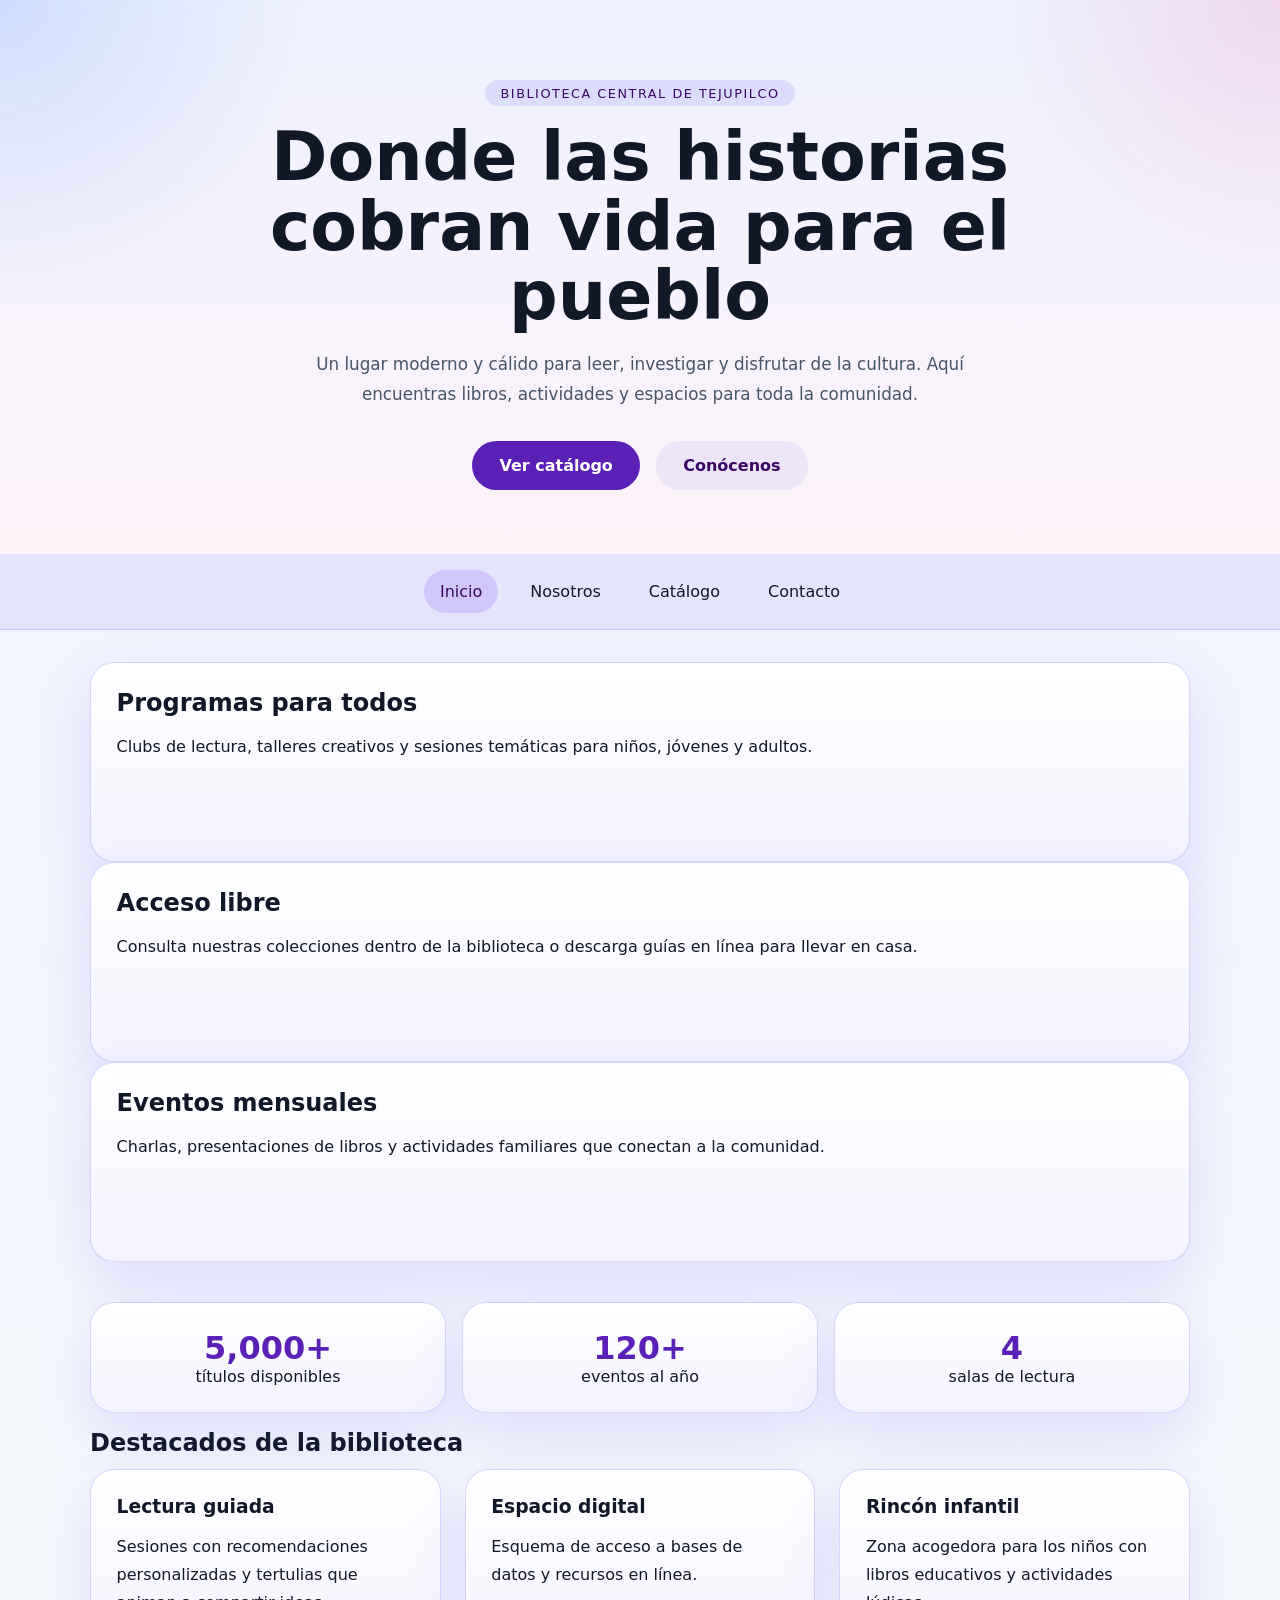
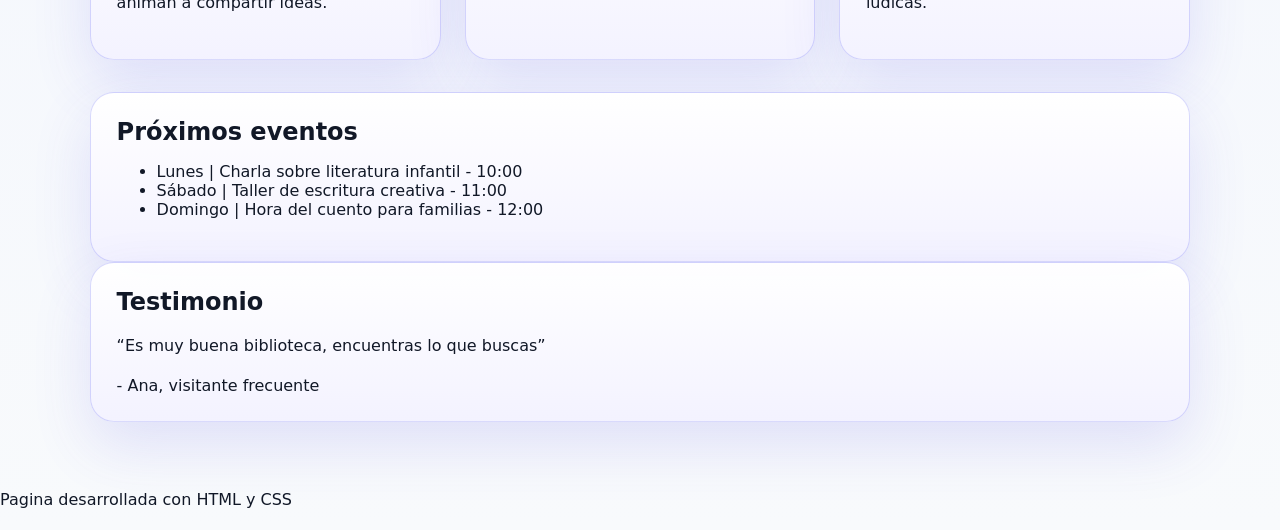
<file: index.html>
<!DOCTYPE html>
<html lang="es">
<head>
  <meta charset="UTF-8">
  <meta name="viewport" content="width=device-width, initial-scale=1.0">
  <title>Biblioteca Central</title>
  <link rel="stylesheet" href="styles.css">
</head>
<body>
  <header class="hero">
    <div class="hero-content">
      <span class="eyebrow">Biblioteca Central de Tejupilco</span>
      <h1>Donde las historias cobran vida para el pueblo</h1>
      <p>Un lugar moderno y cálido para leer, investigar y disfrutar de la cultura. Aquí encuentras libros, actividades y espacios para toda la comunidad.</p>
      <div class="hero-actions">
        <a href="catalog.html" class="btn">Ver catálogo</a>
        <a href="about.html" class="btn btn-secondary">Conócenos</a>
      </div>
    </div>
  </header>

  <nav class="main-nav">
    <a href="index.html" class="active">Inicio</a>
    <a href="about.html">Nosotros</a>
    <a href="catalog.html">Catálogo</a>
    <a href="contact.html">Contacto</a>
  </nav>

  <main class="container">
    <section class="intro-grid">
      <article class="hero-card card fade-in delay-1">
        <h2>Programas para todos</h2>
        <p>Clubs de lectura, talleres creativos y sesiones temáticas para niños, jóvenes y adultos.</p>
      </article>
      <article class="hero-card card fade-in delay-2">
        <h2>Acceso libre</h2>
        <p>Consulta nuestras colecciones dentro de la biblioteca o descarga guías en línea para llevar en casa.</p>
      </article>
      <article class="hero-card card fade-in delay-3">
        <h2>Eventos mensuales</h2>
        <p>Charlas, presentaciones de libros y actividades familiares que conectan a la comunidad.</p>
      </article>
    </section>

    <section class="stats">
      <article class="stat card slide-up">
        <strong>5,000+</strong>
        <span>títulos disponibles</span>
      </article>
      <article class="stat card slide-up delay-1">
        <strong>120+</strong>
        <span>eventos al año</span>
      </article>
      <article class="stat card slide-up delay-2">
        <strong>4</strong>
        <span>salas de lectura</span>
      </article>
    </section>

    <section>
      <h2>Destacados de la biblioteca</h2>
      <div class="grid">
        <article class="card fade-in delay-1">
          <h3>Lectura guiada</h3>
          <p>Sesiones con recomendaciones personalizadas y tertulias que animan a compartir ideas.</p>
        </article>
        <article class="card fade-in delay-2">
          <h3>Espacio digital</h3>
          <p>Esquema de acceso a bases de datos y recursos en línea.</p>
        </article>
        <article class="card fade-in delay-3">
          <h3>Rincón infantil</h3>
          <p>Zona acogedora para los niños con libros educativos y actividades lúdicas.</p>
        </article>
      </div>
    </section>

    <section class="events card slide-up delay-3">
      <h2>Próximos eventos</h2>
      <ul>
        <li>Lunes | Charla sobre literatura infantil - 10:00</li>
        <li>Sábado | Taller de escritura creativa - 11:00</li>
        <li>Domingo | Hora del cuento para familias - 12:00</li>
      </ul>
    </section>

    <section class="testimonial card fade-in delay-4">
      <h2>Testimonio</h2>
      <p>“Es muy buena biblioteca, encuentras lo que buscas”</p>
      <span>- Ana, visitante frecuente</span>
    </section>
  </main>

  <footer class="footer">
    <p>Pagina desarrollada con HTML y CSS</p>
  </footer>
</body>
</html>
</file>
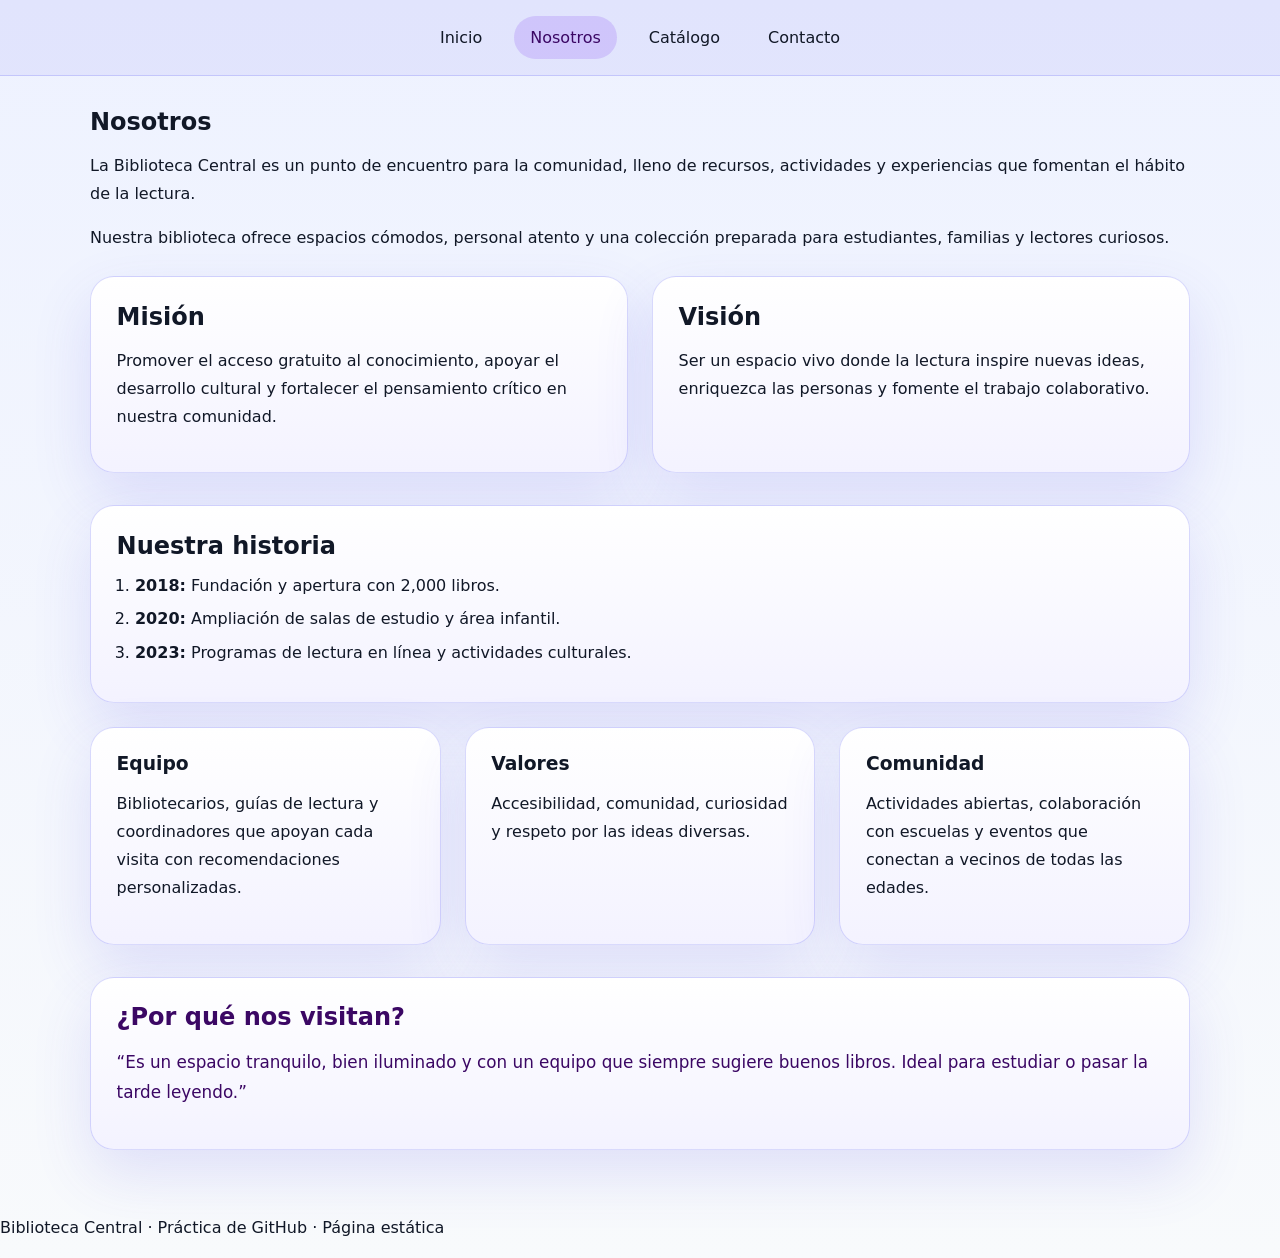
<file: about.html>
<!DOCTYPE html>
<html lang="es">
<head>
  <meta charset="UTF-8">
  <meta name="viewport" content="width=device-width, initial-scale=1.0">
  <title>Nosotros - Biblioteca Central</title>
  <link rel="stylesheet" href="styles.css">
</head>
<body>
  <nav class="main-nav">
    <a href="index.html">Inicio</a>
    <a href="about.html" class="active">Nosotros</a>
    <a href="catalog.html">Catálogo</a>
    <a href="contact.html">Contacto</a>
  </nav>

  <main class="container">
    <section>
      <h1>Nosotros</h1>
      <p>La Biblioteca Central es un punto de encuentro para la comunidad, lleno de recursos, actividades y experiencias que fomentan el hábito de la lectura.</p>
      <p>Nuestra biblioteca ofrece espacios cómodos, personal atento y una colección preparada para estudiantes, familias y lectores curiosos.</p>
    </section>

    <section class="split section-gap">
      <div class="card fade-in">
        <h2>Misión</h2>
        <p>Promover el acceso gratuito al conocimiento, apoyar el desarrollo cultural y fortalecer el pensamiento crítico en nuestra comunidad.</p>
      </div>
      <div class="card fade-in delay-1">
        <h2>Visión</h2>
        <p>Ser un espacio vivo donde la lectura inspire nuevas ideas, enriquezca las personas y fomente el trabajo colaborativo.</p>
      </div>
    </section>

    <section class="timeline card slide-up delay-2">
      <h2>Nuestra historia</h2>
      <ol>
        <li><strong>2018:</strong> Fundación y apertura con 2,000 libros.</li>
        <li><strong>2020:</strong> Ampliación de salas de estudio y área infantil.</li>
        <li><strong>2023:</strong> Programas de lectura en línea y actividades culturales.</li>
      </ol>
    </section>

    <section class="team-grid">
      <article class="card fade-in delay-3">
        <h3>Equipo</h3>
        <p>Bibliotecarios, guías de lectura y coordinadores que apoyan cada visita con recomendaciones personalizadas.</p>
      </article>
      <article class="card fade-in delay-4">
        <h3>Valores</h3>
        <p>Accesibilidad, comunidad, curiosidad y respeto por las ideas diversas.</p>
      </article>
      <article class="card fade-in delay-5">
        <h3>Comunidad</h3>
        <p>Actividades abiertas, colaboración con escuelas y eventos que conectan a vecinos de todas las edades.</p>
      </article>
    </section>

    <section class="quote card slide-up delay-3">
      <h2>¿Por qué nos visitan?</h2>
      <p>“Es un espacio tranquilo, bien iluminado y con un equipo que siempre sugiere buenos libros. Ideal para estudiar o pasar la tarde leyendo.”</p>
    </section>
  </main>

  <footer class="footer">
    <p>Biblioteca Central · Práctica de GitHub · Página estática</p>
  </footer>
</body>
</html>
</file>
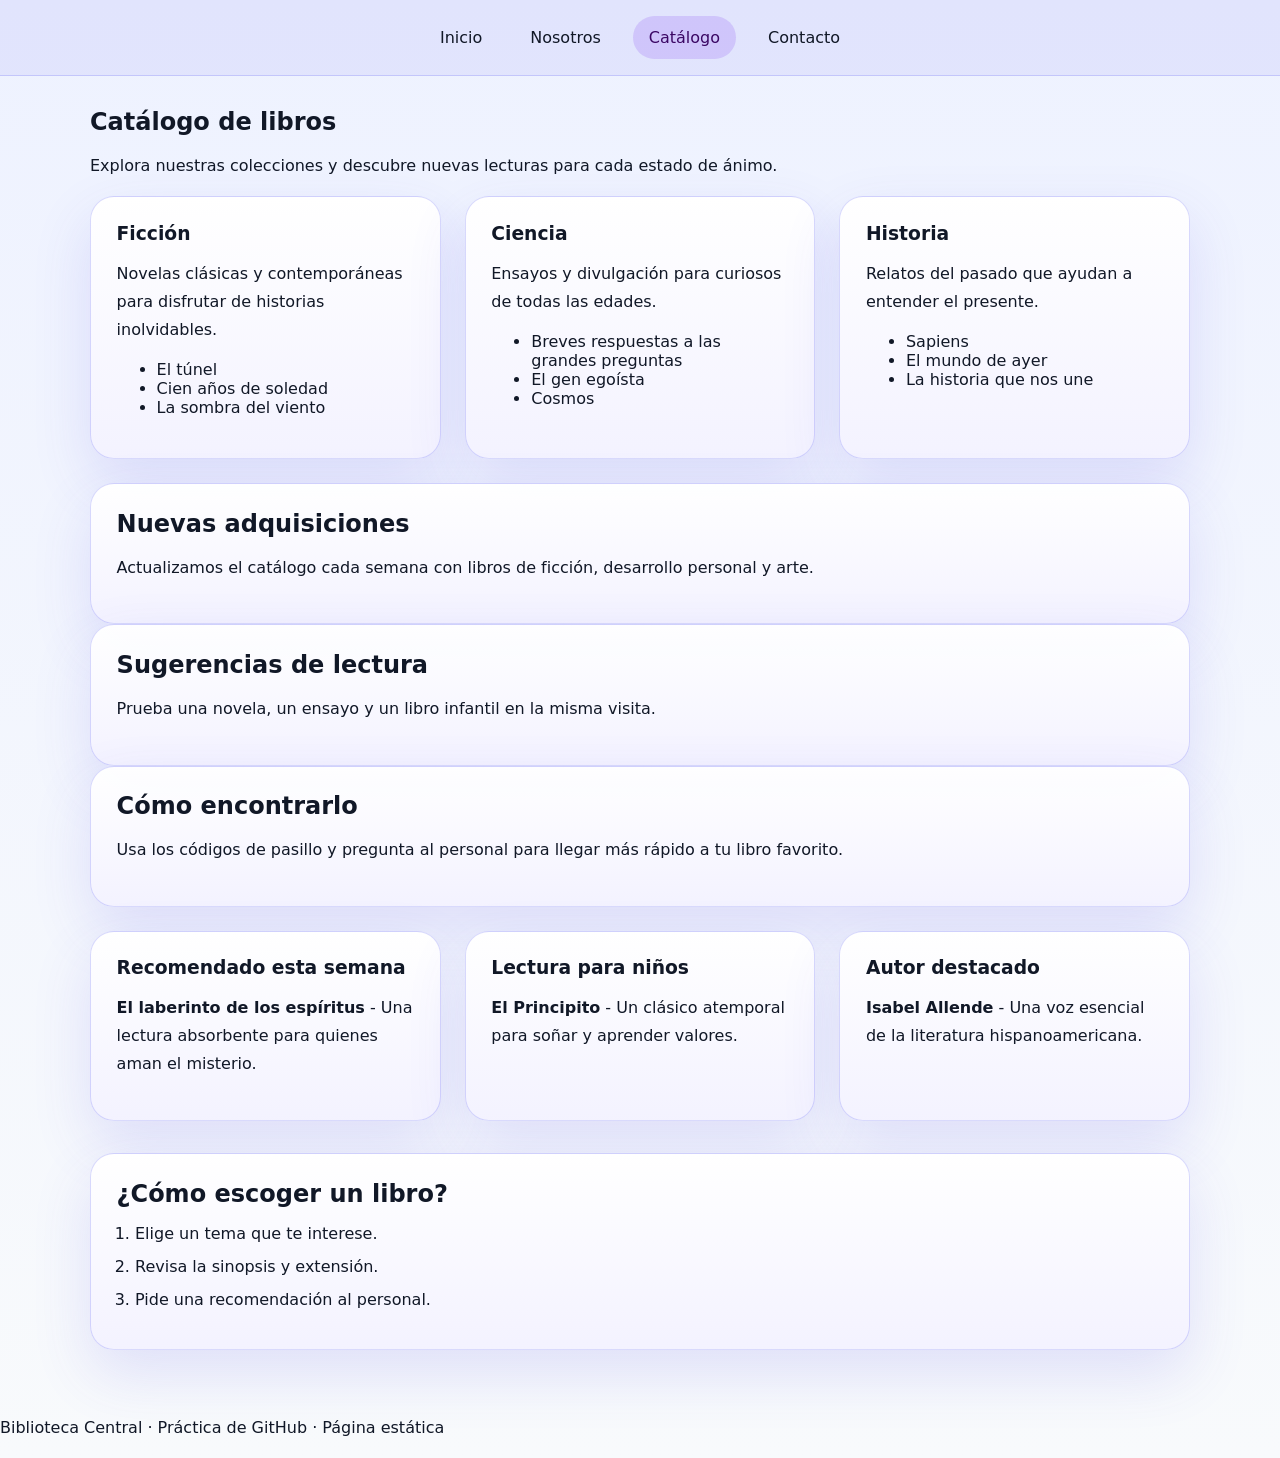
<file: catalog.html>
<!DOCTYPE html>
<html lang="es">
<head>
  <meta charset="UTF-8">
  <meta name="viewport" content="width=device-width, initial-scale=1.0">
  <title>Catálogo - Biblioteca Central</title>
  <link rel="stylesheet" href="styles.css">
</head>
<body>
  <nav class="main-nav">
    <a href="index.html">Inicio</a>
    <a href="about.html">Nosotros</a>
    <a href="catalog.html" class="active">Catálogo</a>
    <a href="contact.html">Contacto</a>
  </nav>

  <main class="container">
    <section>
      <h1>Catálogo de libros</h1>
      <p>Explora nuestras colecciones y descubre nuevas lecturas para cada estado de ánimo.</p>
    </section>

    <section class="grid fade-in">
      <article class="card">
        <h3>Ficción</h3>
        <p>Novelas clásicas y contemporáneas para disfrutar de historias inolvidables.</p>
        <ul>
          <li>El túnel</li>
          <li>Cien años de soledad</li>
          <li>La sombra del viento</li>
        </ul>
      </article>
      <article class="card">
        <h3>Ciencia</h3>
        <p>Ensayos y divulgación para curiosos de todas las edades.</p>
        <ul>
          <li>Breves respuestas a las grandes preguntas</li>
          <li>El gen egoísta</li>
          <li>Cosmos</li>
        </ul>
      </article>
      <article class="card">
        <h3>Historia</h3>
        <p>Relatos del pasado que ayudan a entender el presente.</p>
        <ul>
          <li>Sapiens</li>
          <li>El mundo de ayer</li>
          <li>La historia que nos une</li>
        </ul>
      </article>
    </section>

    <section class="highlights section-gap">
      <article class="card slide-up delay-1">
        <h2>Nuevas adquisiciones</h2>
        <p>Actualizamos el catálogo cada semana con libros de ficción, desarrollo personal y arte.</p>
      </article>
      <article class="card slide-up delay-2">
        <h2>Sugerencias de lectura</h2>
        <p>Prueba una novela, un ensayo y un libro infantil en la misma visita.</p>
      </article>
      <article class="card slide-up delay-3">
        <h2>Cómo encontrarlo</h2>
        <p>Usa los códigos de pasillo y pregunta al personal para llegar más rápido a tu libro favorito.</p>
      </article>
    </section>

    <section class="book-grid">
      <article class="card fade-in delay-4">
        <h3>Recomendado esta semana</h3>
        <p><strong>El laberinto de los espíritus</strong> - Una lectura absorbente para quienes aman el misterio.</p>
      </article>
      <article class="card fade-in delay-5">
        <h3>Lectura para niños</h3>
        <p><strong>El Principito</strong> - Un clásico atemporal para soñar y aprender valores.</p>
      </article>
      <article class="card fade-in delay-6">
        <h3>Autor destacado</h3>
        <p><strong>Isabel Allende</strong> - Una voz esencial de la literatura hispanoamericana.</p>
      </article>
    </section>

    <section class="steps card slide-up delay-4">
      <h2>¿Cómo escoger un libro?</h2>
      <ol>
        <li>Elige un tema que te interese.</li>
        <li>Revisa la sinopsis y extensión.</li>
        <li>Pide una recomendación al personal.</li>
      </ol>
    </section>
  </main>

  <footer class="footer">
    <p>Biblioteca Central · Práctica de GitHub · Página estática</p>
  </footer>
</body>
</html>
</file>
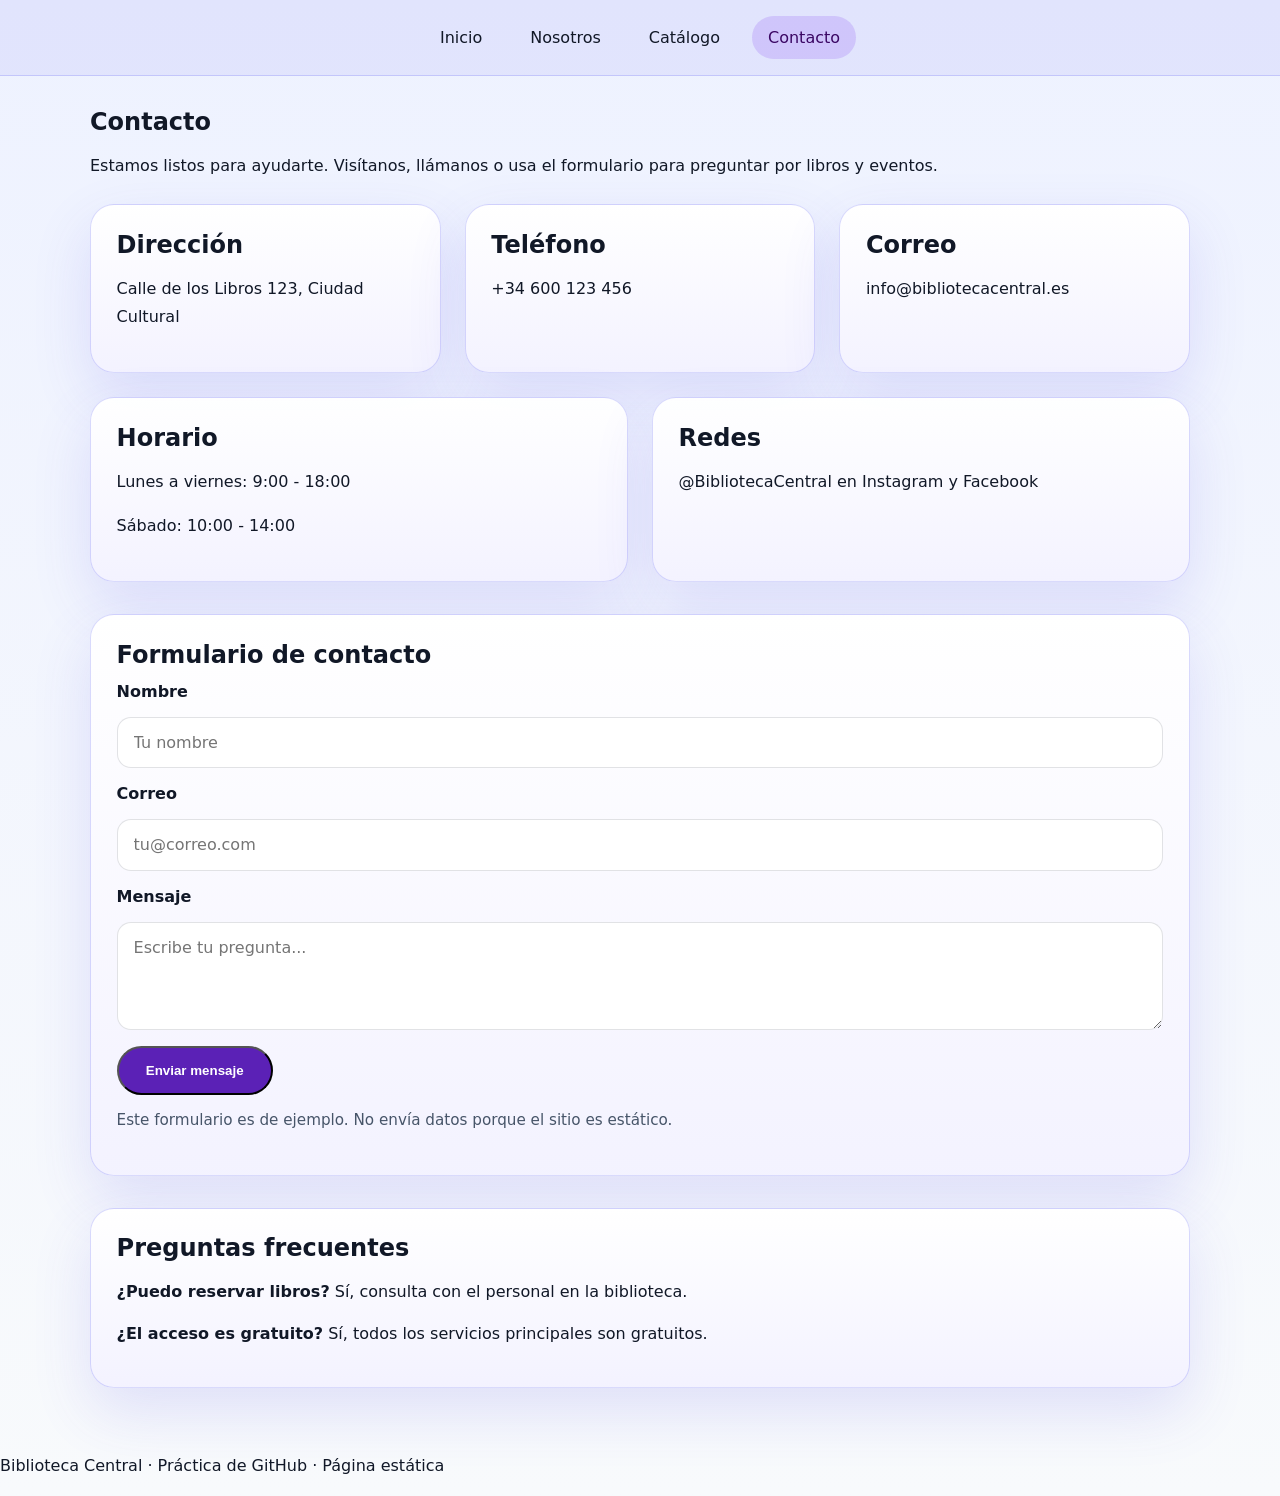
<file: contact.html>
<!DOCTYPE html>
<html lang="es">
<head>
  <meta charset="UTF-8">
  <meta name="viewport" content="width=device-width, initial-scale=1.0">
  <title>Contacto - Biblioteca Central</title>
  <link rel="stylesheet" href="styles.css">
</head>
<body>
  <nav class="main-nav">
    <a href="index.html">Inicio</a>
    <a href="about.html">Nosotros</a>
    <a href="catalog.html">Catálogo</a>
    <a href="contact.html" class="active">Contacto</a>
  </nav>

  <main class="container">
    <section>
      <h1>Contacto</h1>
      <p>Estamos listos para ayudarte. Visítanos, llámanos o usa el formulario para preguntar por libros y eventos.</p>
    </section>

    <section class="split section-gap">
      <div class="card fade-in">
        <h2>Dirección</h2>
        <p>Calle de los Libros 123, Ciudad Cultural</p>
      </div>
      <div class="card fade-in delay-1">
        <h2>Teléfono</h2>
        <p>+34 600 123 456</p>
      </div>
      <div class="card fade-in delay-2">
        <h2>Correo</h2>
        <p>info@bibliotecacentral.es</p>
      </div>
    </section>

    <section class="contact-grid slide-up delay-3">
      <article class="card">
        <h2>Horario</h2>
        <p>Lunes a viernes: 9:00 - 18:00</p>
        <p>Sábado: 10:00 - 14:00</p>
      </article>
      <article class="card">
        <h2>Redes</h2>
        <p>@BibliotecaCentral en Instagram y Facebook</p>
      </article>
    </section>

    <section class="form-card card fade-in delay-4">
      <h2>Formulario de contacto</h2>
      <form>
        <label>Nombre</label>
        <input type="text" placeholder="Tu nombre">
        <label>Correo</label>
        <input type="email" placeholder="tu@correo.com">
        <label>Mensaje</label>
        <textarea rows="4" placeholder="Escribe tu pregunta..."></textarea>
        <button type="button" class="btn">Enviar mensaje</button>
      </form>
      <p class="note">Este formulario es de ejemplo. No envía datos porque el sitio es estático.</p>
    </section>

    <section class="faq card slide-up delay-5">
      <h2>Preguntas frecuentes</h2>
      <p><strong>¿Puedo reservar libros?</strong> Sí, consulta con el personal en la biblioteca.</p>
      <p><strong>¿El acceso es gratuito?</strong> Sí, todos los servicios principales son gratuitos.</p>
    </section>
  </main>

  <footer class="footer">
    <p>Biblioteca Central · Práctica de GitHub · Página estática</p>
  </footer>
</body>
</html>
</file>
<file: styles.css>
:root {
  --bg: #eef2ff;
  --surface: rgba(255, 255, 255, 0.95);
  --surface-alt: rgba(243, 242, 255, 0.92);
  --accent: #5b21b6;
  --accent-dark: #3b0764;
  --accent-soft: #7c3aed;
  --text: #111827;
  --muted: #475569;
  --border: rgba(99, 102, 241, 0.24);
  --shadow: 0 24px 60px rgba(79, 70, 229, 0.14);
}

* {
  box-sizing: border-box;
}

body {
  margin: 0;
  font-family: "Inter", system-ui, sans-serif;
  background: linear-gradient(180deg, #eef2ff 0%, #f8fafc 100%);
  color: var(--text);
}

body a {
  color: inherit;
  text-decoration: none;
}

.hero {
  padding: 5rem 1rem 4rem;
  text-align: center;
  background: radial-gradient(circle at top left, rgba(59, 130, 246, 0.18), transparent 22%), radial-gradient(circle at top right, rgba(236, 72, 153, 0.16), transparent 20%), linear-gradient(180deg, #eef2ff 0%, #fdf2f8 100%);
}

.hero-content {
  max-width: 760px;
  margin: 0 auto;
  animation: slide-in 0.9s ease-out both;
}

.eyebrow {
  display: inline-flex;
  padding: 0.35rem 0.95rem;
  border-radius: 999px;
  background: rgba(79, 70, 229, 0.12);
  color: var(--accent-dark);
  text-transform: uppercase;
  font-size: 0.8rem;
  letter-spacing: 0.12em;
  margin-bottom: 1rem;
}

.hero h1 {
  font-size: clamp(2.5rem, 6vw, 4.25rem);
  line-height: 1.02;
  margin: 0;
}

.hero p {
  max-width: 720px;
  margin: 1.25rem auto 2rem;
  color: var(--muted);
  font-size: 1.05rem;
}

.hero-actions {
  display: flex;
  gap: 1rem;
  justify-content: center;
  flex-wrap: wrap;
}

.btn {
  display: inline-flex;
  align-items: center;
  justify-content: center;
  padding: 0.95rem 1.7rem;
  border-radius: 999px;
  background: var(--accent);
  color: white;
  font-weight: 600;
  transition: transform 0.25s ease, background 0.2s ease, box-shadow 0.25s ease;
}

.btn:hover {
  background: var(--accent-dark);
  transform: translateY(-2px);
  box-shadow: 0 16px 32px rgba(79, 70, 229, 0.24);
}

.btn-secondary {
  background: rgba(79, 70, 229, 0.08);
  color: var(--accent-dark);
}

.main-nav {
  display: flex;
  justify-content: center;
  gap: 1rem;
  flex-wrap: wrap;
  padding: 1rem;
  background: rgba(79, 70, 229, 0.08);
  border-bottom: 1px solid var(--border);
  position: sticky;
  top: 0;
  z-index: 10;
}

.main-nav a {
  padding: 0.75rem 1rem;
  border-radius: 999px;
  transition: background 0.2s ease, color 0.2s ease;
}

.main-nav a.active,
.main-nav a:hover {
  background: rgba(124, 58, 237, 0.18);
  color: var(--accent-dark);
}

.container {
  width: min(1100px, calc(100% - 2rem));
  margin: 0 auto;
  padding: 2rem 0 3rem;
}

h1, h2, h3 {
  margin: 0 0 0.8rem;
}

p {
  line-height: 1.75;
}

.grid {
  display: grid;
  gap: 1.5rem;
  grid-template-columns: repeat(auto-fit, minmax(240px, 1fr));
}

.card,
.contact-card,
.hero-card,
.book-grid article,
.sections-card,
.form-card,
.faq {
  padding: 1.6rem;
  border-radius: 24px;
  background: linear-gradient(180deg, rgba(255, 255, 255, 0.96), rgba(243, 242, 255, 0.96));
  border: 1px solid var(--border);
  box-shadow: var(--shadow);
  transition: transform 0.25s ease, box-shadow 0.25s ease, border-color 0.25s ease;
}

.card:hover,
.hero-card:hover,
.book-grid article:hover,
.sections-card:hover {
  transform: translateY(-6px);
  box-shadow: 0 34px 75px rgba(15, 23, 42, 0.12);
}

.split,
.team-grid,
.contact-grid {
  display: grid;
  gap: 1.5rem;
  grid-template-columns: repeat(auto-fit, minmax(240px, 1fr));
  margin-top: 1.5rem;
}

.stats {
  display: grid;
  gap: 1rem;
  grid-template-columns: repeat(auto-fit, minmax(180px, 1fr));
  margin: 2.5rem 0 1rem;
}

.stat {
  text-align: center;
}

.stat strong {
  display: block;
  font-size: 2rem;
  color: var(--accent);
}

.event-list,
.timeline ol,
.steps ol {
  padding-left: 1.15rem;
  margin: 0;
}

.event-list li,
.timeline li,
.steps li {
  margin-bottom: 0.9rem;
}

.hero-card {
  min-height: 200px;
}

.events,
.quote,
.form-card,
.faq,
.timeline,
.steps {
  margin-top: 2rem;
}

.hero-card h2,
.timeline h2,
.steps h2,
.events h2,
.quote h2,
.faq h2 {
  margin-bottom: 1rem;
}

.quote {
  color: var(--accent-dark);
}

.quote p {
  font-size: 1.05rem;
}

.contact-grid {
  margin-top: 1.5rem;
}

.form-card form {
  display: grid;
  gap: 1rem;
}

.form-card label {
  font-weight: 600;
}

.form-card input,
.form-card textarea {
  width: 100%;
  border: 1px solid rgba(15, 23, 42, 0.12);
  border-radius: 14px;
  padding: 0.95rem 1rem;
  font: inherit;
  resize: vertical;
}

.form-card button {
  width: fit-content;
}

.note {
  margin-top: 0.75rem;
  color: var(--muted);
  font-size: 0.95rem;
}

.section-gap {
  margin-top: 1.5rem;
}

.book-grid {
  display: grid;
  gap: 1.5rem;
  grid-template-columns: repeat(auto-fit, minmax(260px, 1fr));
  margin-top: 1.5rem;
}

.faq p {
  margin: 0.85rem 0;
}

.fade-in {
  opacity: 0;
  animation: fade-in 0.9s ease-out forwards;
}

.slide-up {
  opacity: 0;
  transform: translateY(16px);
  animation: slide-up 0.9s ease-out forwards;
}

.delay-1 {
  animation-delay: 0.15s;
}

.delay-2 {
  animation-delay: 0.3s;
}

.delay-3 {
  animation-delay: 0.45s;
}

.delay-4 {
  animation-delay: 0.6s;
}

.delay-5 {
  animation-delay: 0.75s;
}

.delay-6 {
  animation-delay: 0.9s;
}

@keyframes fade-in {
  from {
    opacity: 0;
    transform: translateY(12px);
  }
  to {
    opacity: 1;
    transform: translateY(0);
  }
}

@keyframes slide-up {
  from {
    opacity: 0;
    transform: translateY(24px);
  }
  to {
    opacity: 1;
    transform: translateY(0);
  }
}

@keyframes slide-in {
  from {
    opacity: 0;
    transform: translateY(20px);
  }
  to {
    opacity: 1;
    transform: translateY(0);
  }
}

@media (max-width: 840px) {
  .container {
    padding: 1.5rem 0 2rem;
  }
}

@media (max-width: 640px) {
  .hero {
    padding-top: 3.5rem;
  }

  .hero h1 {
    font-size: 2.6rem;
  }
}
</file>
